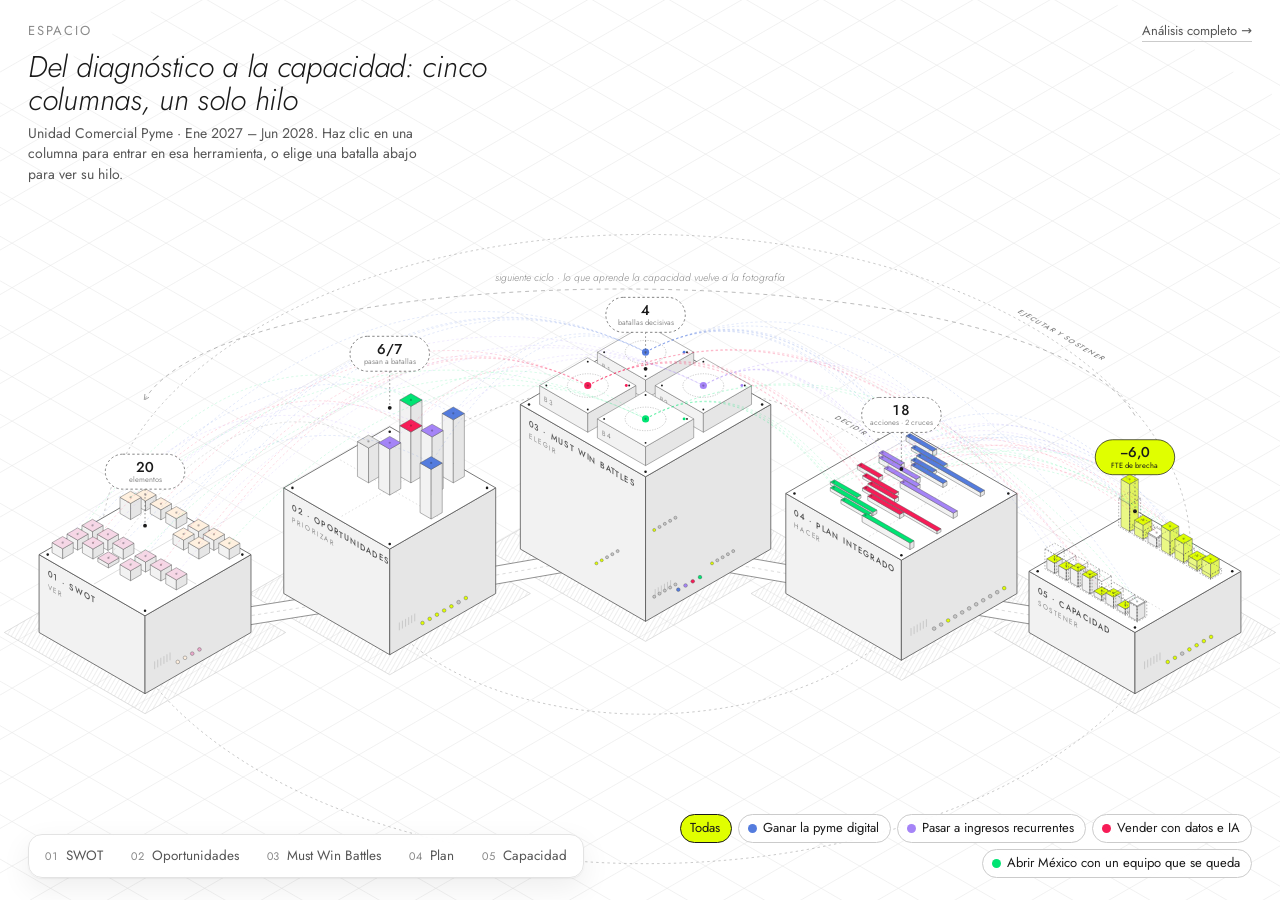
<file: index.html>
<!doctype html>
<html lang="es">
<head>
  <meta charset="utf-8">
  <meta name="viewport" content="width=device-width, initial-scale=1, viewport-fit=cover">
  <title>Espacio de diagnóstico</title>
  <link rel="preconnect" href="https://fonts.googleapis.com">
  <link rel="preconnect" href="https://fonts.gstatic.com" crossorigin>
  <link href="https://fonts.googleapis.com/css2?family=Jost:ital,wght@0,300;0,400;0,500;0,600;1,300;1,400&display=swap" rel="stylesheet">
  <link rel="stylesheet" href="espacio.css?v=4">
</head>
<body>
  <div class="stage" id="stage">
    <div id="scene" class="scene"></div>
  </div>

  <header class="hud-top">
    <div class="crumbs">
      <button class="crumb home" id="home" aria-label="Volver al espacio">Espacio</button>
      <span class="crumb-sep" id="crumb-sep">/</span>
      <span class="crumb cur" id="crumb-cur"></span>
    </div>
    <div class="caption" id="caption"></div>
    <a class="full" href="detalle.html">Análisis completo →</a>
  </header>

  <footer class="hud-bottom">
    <nav class="tools-nav" id="tools-nav" aria-label="Herramientas"></nav>
    <div class="chips" id="chips" aria-label="Seguir batalla"></div>
  </footer>

  <aside class="card" id="card" aria-live="polite" aria-hidden="true">
    <i class="screw s1"></i><i class="screw s2"></i><i class="screw s3"></i><i class="screw s4"></i>
    <div class="card-body" id="card-body"></div>
  </aside>

  <div class="tip" id="tip" role="tooltip"></div>

  <script src="data.js?v=4"></script>
  <script src="espacio.js?v=4"></script>
</body>
</html>
</file>
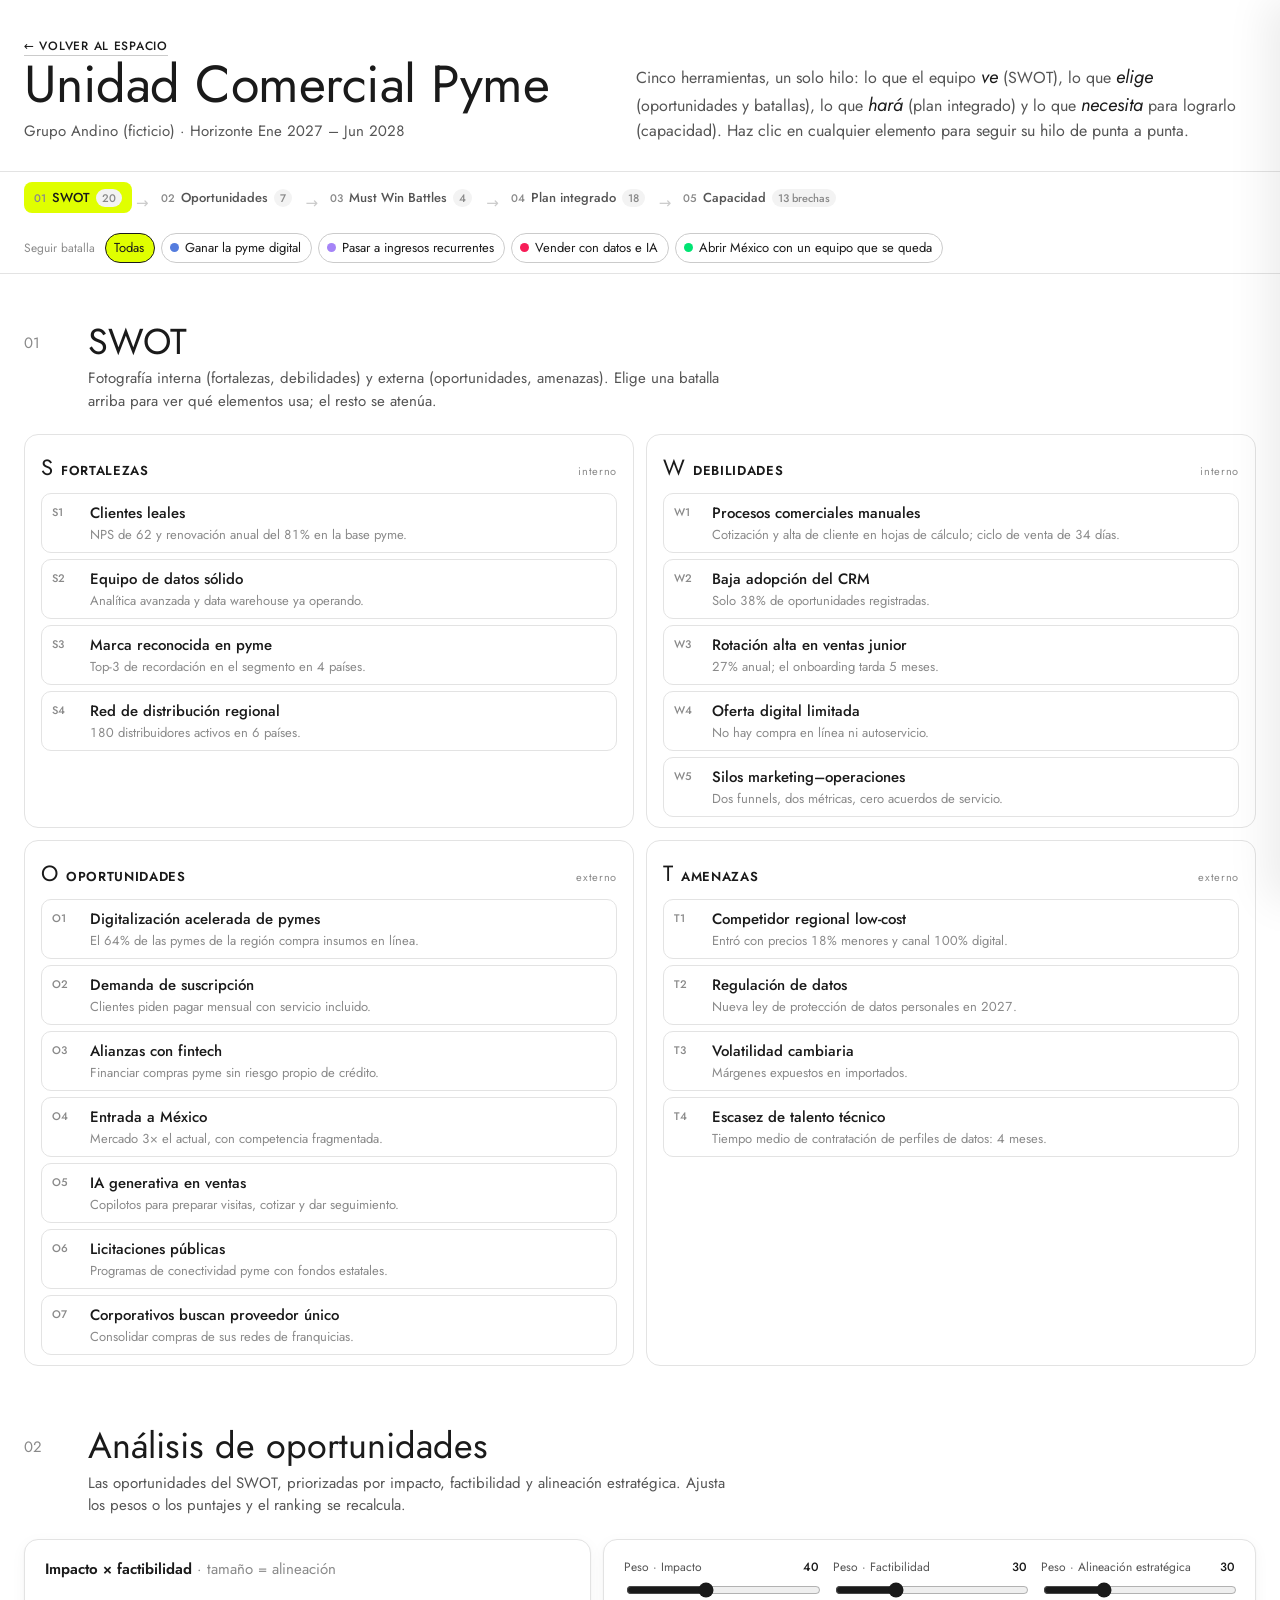
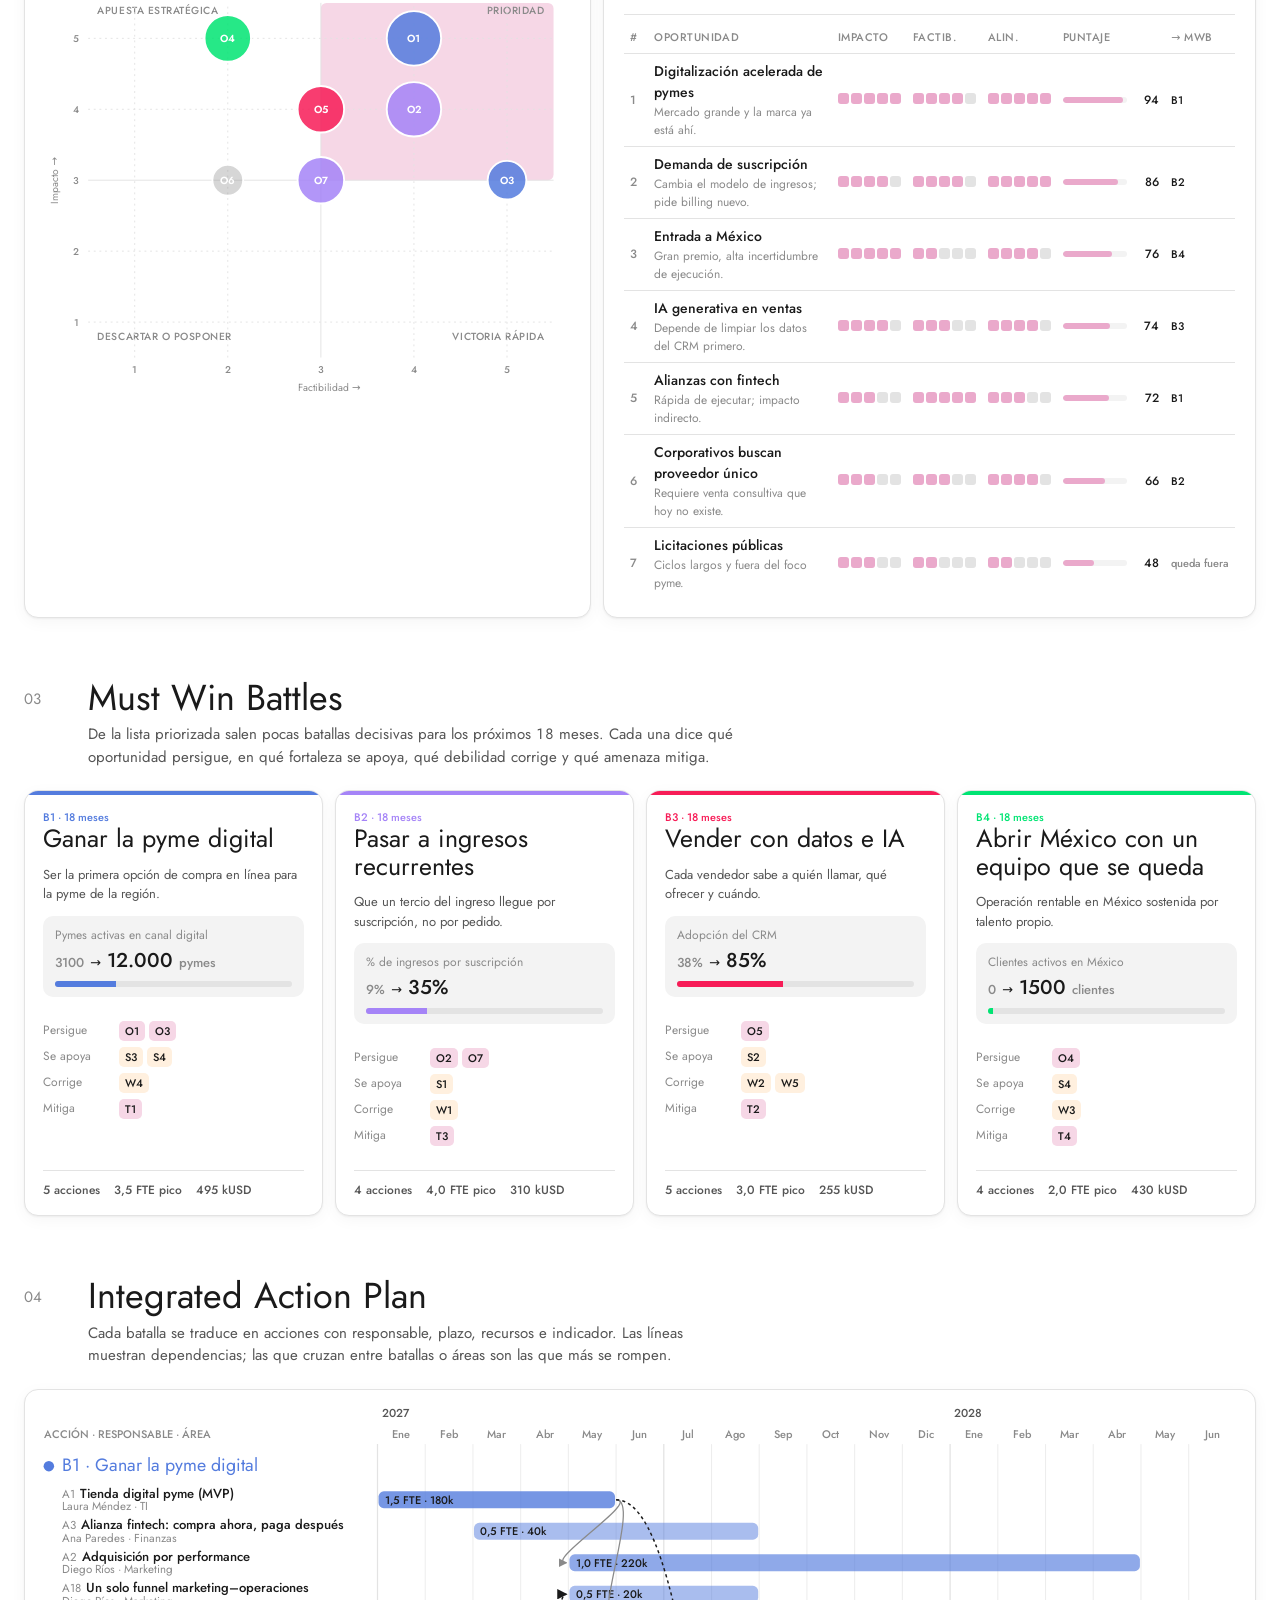
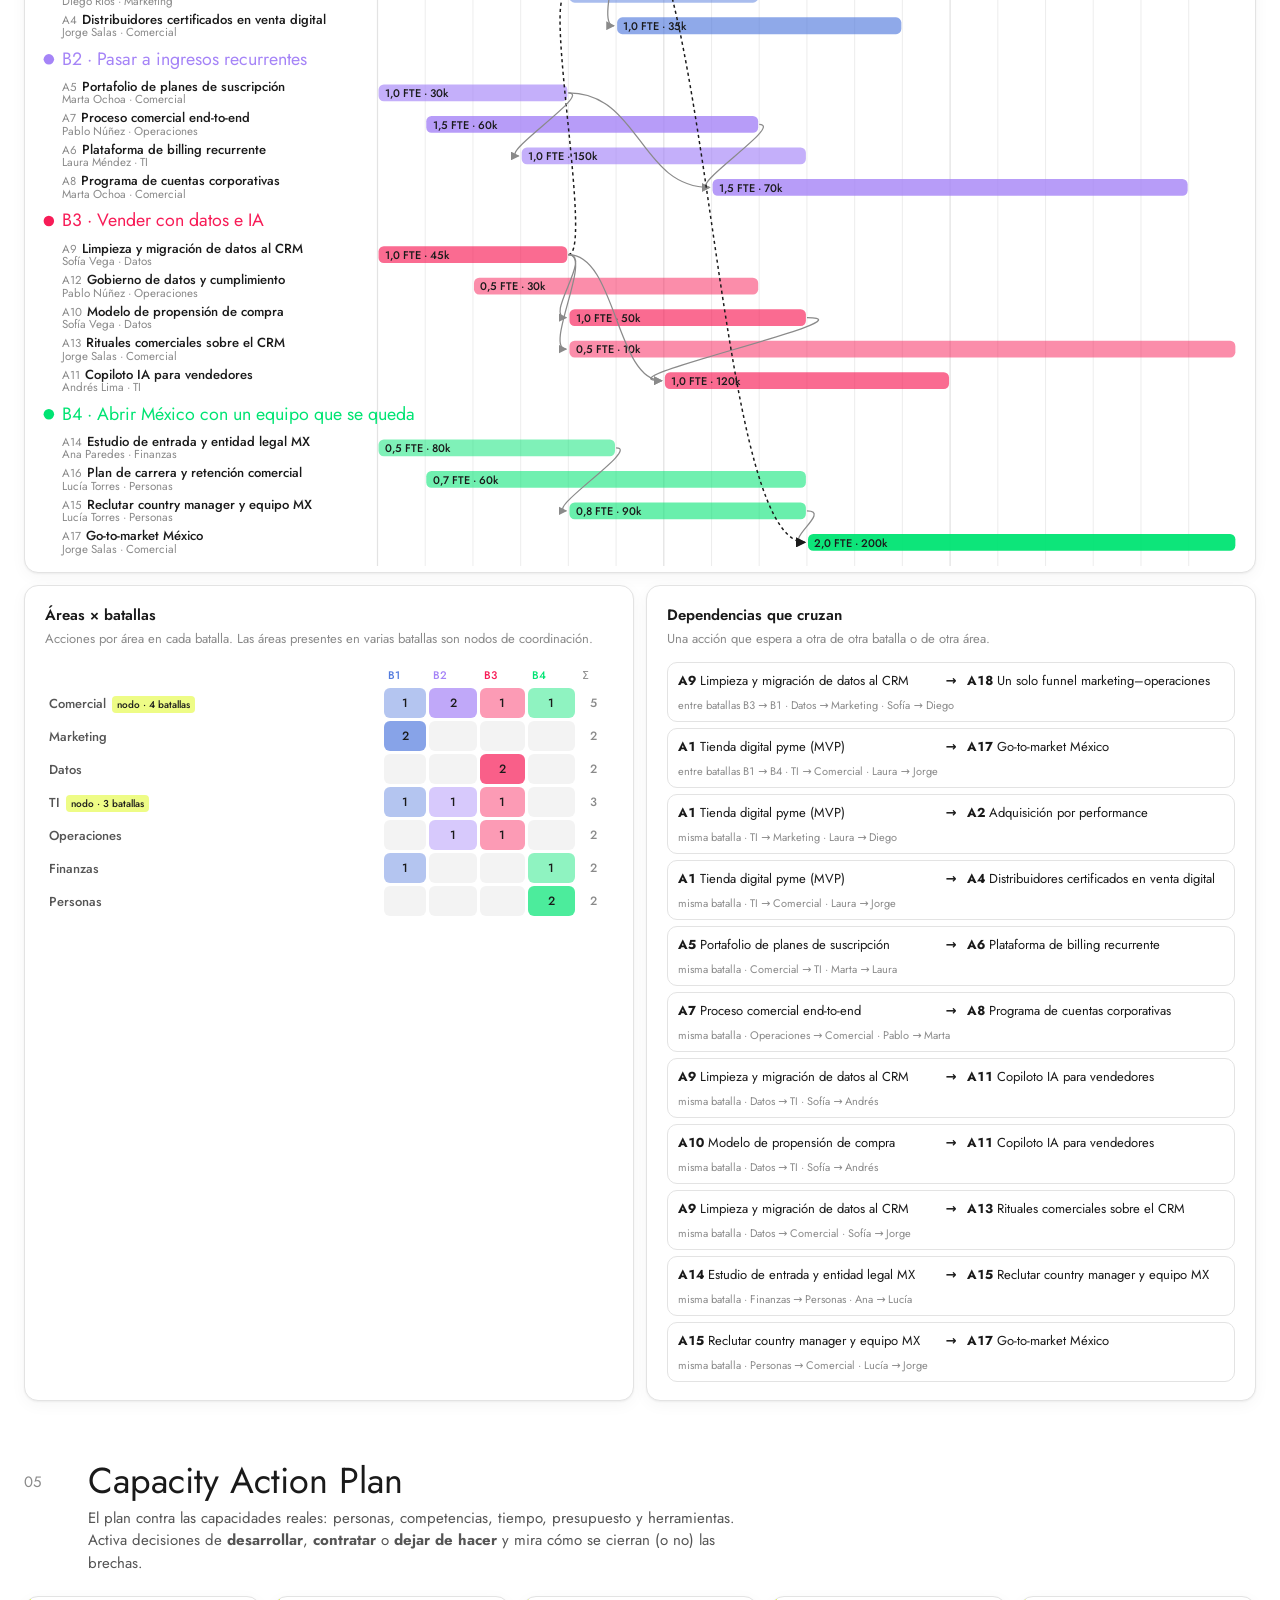
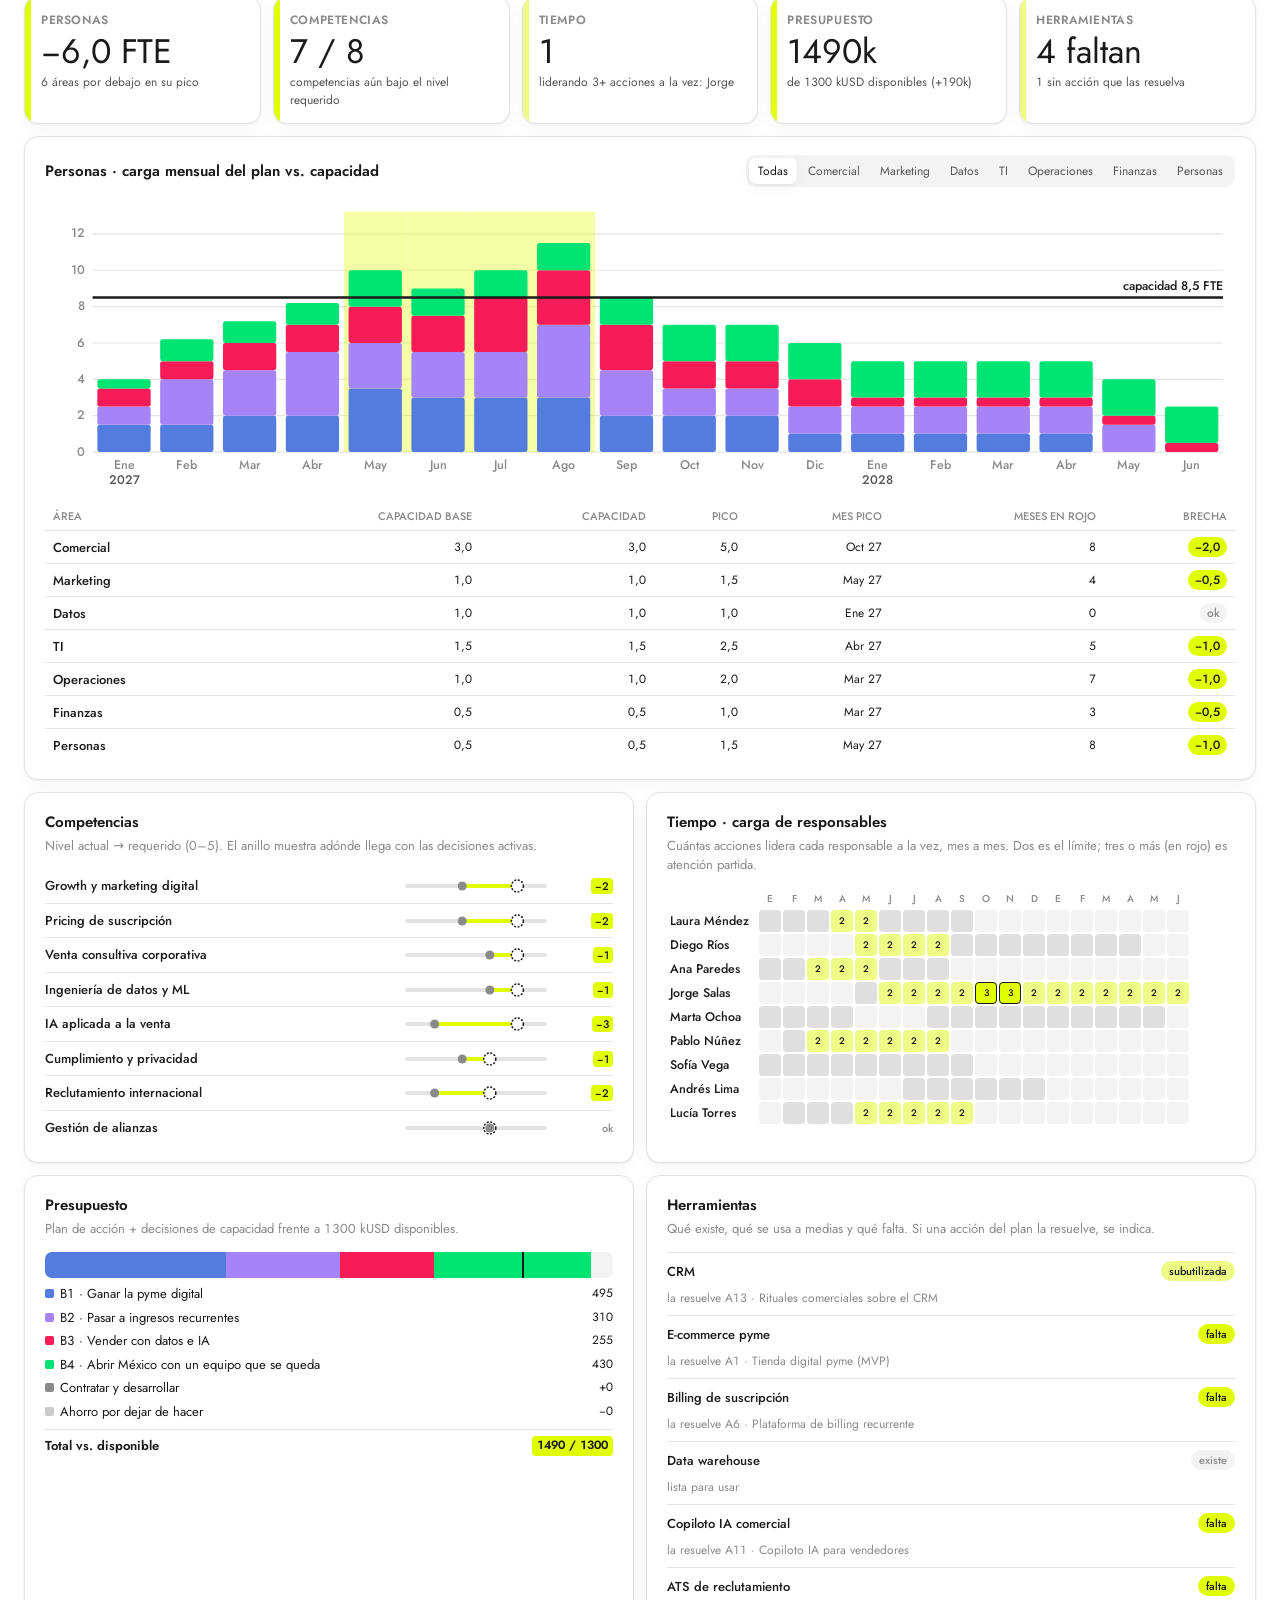
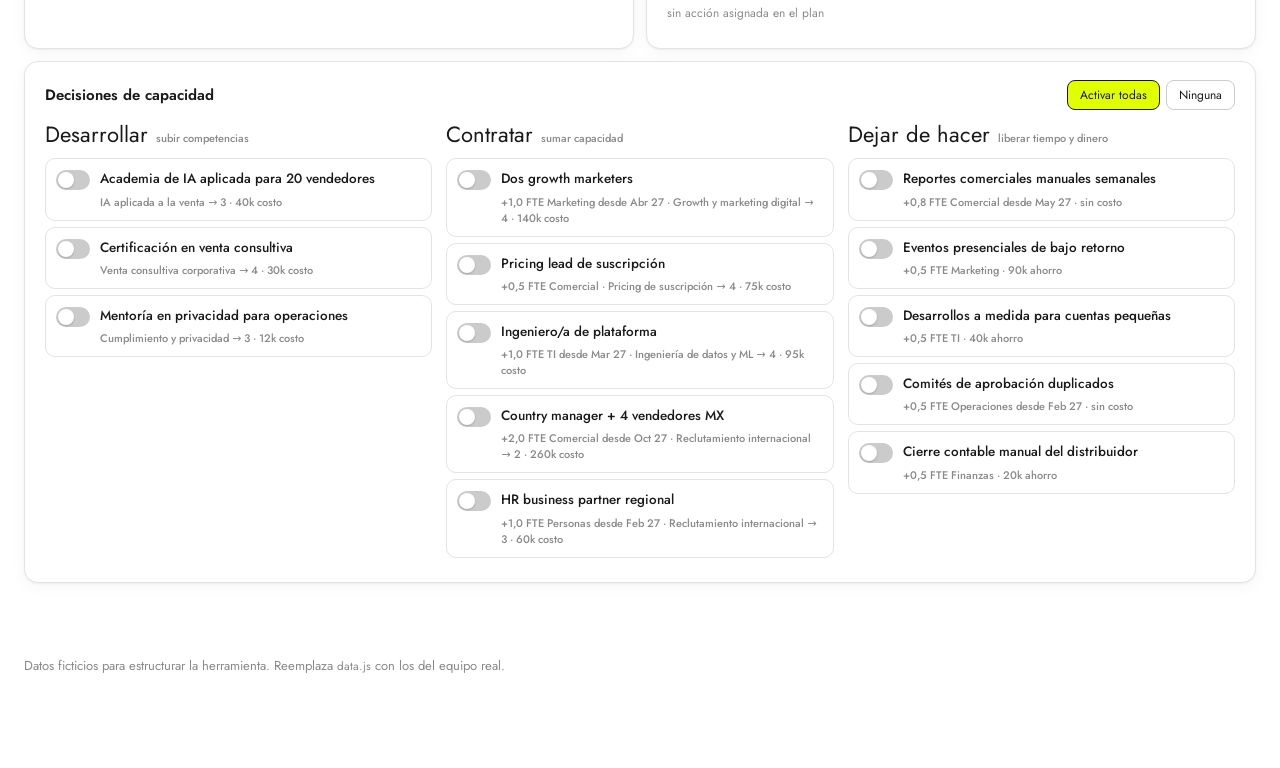
<file: detalle.html>
<!doctype html>
<html lang="es">
<head>
  <meta charset="utf-8">
  <meta name="viewport" content="width=device-width, initial-scale=1">
  <title>Análisis completo</title>
  <link rel="preconnect" href="https://fonts.googleapis.com">
  <link rel="preconnect" href="https://fonts.gstatic.com" crossorigin>
  <link href="https://fonts.googleapis.com/css2?family=Jost:ital,wght@0,300;0,400;0,500;0,600;1,300;1,400&display=swap" rel="stylesheet">
  <link rel="stylesheet" href="style.css?v=5">
</head>
<body>
  <header class="top">
    <div class="wrap top-inner">
      <div class="brand">
        <p class="eyebrow"><a class="back" href="index.html">← Volver al espacio</a></p>
        <h1 id="team-name">—</h1>
        <p class="meta" id="team-meta">—</p>
      </div>
      <p class="lede">Cinco herramientas, un solo hilo: lo que el equipo <em>ve</em> (SWOT), lo que <em>elige</em> (oportunidades y batallas), lo que <em>hará</em> (plan integrado) y lo que <em>necesita</em> para lograrlo (capacidad). Haz clic en cualquier elemento para seguir su hilo de punta a punta.</p>
    </div>
  </header>

  <nav class="bar" aria-label="Herramientas y batallas">
    <div class="wrap bar-inner">
      <ol class="steps" id="steps"></ol>
      <div class="filters">
        <span class="filters-label">Seguir batalla</span>
        <div class="chips" id="battle-chips"></div>
      </div>
    </div>
  </nav>

  <main class="wrap">
    <section id="s-swot" class="stage">
      <header class="stage-head">
        <span class="num">01</span>
        <div>
          <h2>SWOT</h2>
          <p>Fotografía interna (fortalezas, debilidades) y externa (oportunidades, amenazas). Elige una batalla arriba para ver qué elementos usa; el resto se atenúa.</p>
        </div>
      </header>
      <div class="swot" id="swot"></div>
    </section>

    <section id="s-opp" class="stage">
      <header class="stage-head">
        <span class="num">02</span>
        <div>
          <h2>Análisis de oportunidades</h2>
          <p>Las oportunidades del SWOT, priorizadas por impacto, factibilidad y alineación estratégica. Ajusta los pesos o los puntajes y el ranking se recalcula.</p>
        </div>
      </header>
      <div class="opp-grid">
        <figure class="card chart-card">
          <figcaption>Impacto × factibilidad <span class="hint">· tamaño = alineación</span></figcaption>
          <div id="opp-chart"></div>
        </figure>
        <div class="card">
          <div class="weights" id="weights"></div>
          <div id="opp-table"></div>
        </div>
      </div>
    </section>

    <section id="s-mwb" class="stage">
      <header class="stage-head">
        <span class="num">03</span>
        <div>
          <h2>Must Win Battles</h2>
          <p>De la lista priorizada salen pocas batallas decisivas para los próximos 18 meses. Cada una dice qué oportunidad persigue, en qué fortaleza se apoya, qué debilidad corrige y qué amenaza mitiga.</p>
        </div>
      </header>
      <div class="mwb" id="mwb"></div>
    </section>

    <section id="s-plan" class="stage">
      <header class="stage-head">
        <span class="num">04</span>
        <div>
          <h2>Integrated Action Plan</h2>
          <p>Cada batalla se traduce en acciones con responsable, plazo, recursos e indicador. Las líneas muestran dependencias; las que cruzan entre batallas o áreas son las que más se rompen.</p>
        </div>
      </header>
      <div class="card gantt-card">
        <div class="gantt-scroll"><div id="gantt"></div></div>
      </div>
      <div class="plan-sub">
        <div class="card">
          <h3>Áreas × batallas</h3>
          <p class="small">Acciones por área en cada batalla. Las áreas presentes en varias batallas son nodos de coordinación.</p>
          <div id="matrix"></div>
        </div>
        <div class="card">
          <h3>Dependencias que cruzan</h3>
          <p class="small">Una acción que espera a otra de otra batalla o de otra área.</p>
          <div id="cross"></div>
        </div>
      </div>
    </section>

    <section id="s-cap" class="stage">
      <header class="stage-head">
        <span class="num">05</span>
        <div>
          <h2>Capacity Action Plan</h2>
          <p>El plan contra las capacidades reales: personas, competencias, tiempo, presupuesto y herramientas. Activa decisiones de <b>desarrollar</b>, <b>contratar</b> o <b>dejar de hacer</b> y mira cómo se cierran (o no) las brechas.</p>
        </div>
      </header>

      <div class="tiles" id="tiles"></div>

      <div class="cap-grid">
        <div class="card span2">
          <div class="card-head">
            <h3>Personas · carga mensual del plan vs. capacidad</h3>
            <div class="seg" id="area-seg"></div>
          </div>
          <div id="load-chart"></div>
          <div id="area-table"></div>
        </div>

        <div class="card">
          <h3>Competencias</h3>
          <p class="small">Nivel actual → requerido (0–5). El anillo muestra adónde llega con las decisiones activas.</p>
          <div id="skills"></div>
        </div>

        <div class="card">
          <h3>Tiempo · carga de responsables</h3>
          <p class="small">Cuántas acciones lidera cada responsable a la vez, mes a mes. Dos es el límite; tres o más (en rojo) es atención partida.</p>
          <div class="heat-scroll"><div id="owners"></div></div>
        </div>

        <div class="card">
          <h3>Presupuesto</h3>
          <div id="budget"></div>
        </div>

        <div class="card">
          <h3>Herramientas</h3>
          <div id="tools"></div>
        </div>

        <div class="card span2">
          <div class="card-head">
            <h3>Decisiones de capacidad</h3>
            <div class="decision-actions">
              <button class="btn" id="dec-all">Activar todas</button>
              <button class="btn ghost" id="dec-none">Ninguna</button>
            </div>
          </div>
          <div class="decisions" id="decisions"></div>
        </div>
      </div>
    </section>

    <footer class="foot">
      <p>Datos ficticios para estructurar la herramienta. Reemplaza <code>data.js</code> con los del equipo real.</p>
    </footer>
  </main>

  <aside class="drawer" id="drawer" aria-live="polite" aria-hidden="true">
    <button class="drawer-close" id="drawer-close" aria-label="Cerrar">×</button>
    <div id="drawer-body"></div>
  </aside>
  <div class="tip" id="tip" role="tooltip"></div>

  <script src="data.js?v=5"></script>
  <script src="app.js?v=5"></script>
</body>
</html>
</file>
<file: espacio.css>
:root {
  --accent: #E0FF00; --accent-soft: #EEFC86; --pink: #EAA9CB; --cream: #FFF0DF;
  --bg: #ffffff;
  --surface: #ffffff;
  --surface-2: #f3f3f3;
  --ink: #1a1a1a;
  --ink-2: #555555;
  --ink-3: #8a8a8a;
  --line: #e3e3e3;
  --line-2: #cbcbcb;

  --S: #1a1a1a;  --S-bg: #FFF0DF;
  --W: #1a1a1a;  --W-bg: #FFF0DF;
  --O: #1a1a1a;  --O-bg: #F6D7E6;
  --T: #1a1a1a;  --T-bg: #F6D7E6;
  --b1: #547CDE; --b2: #A584F7; --b3: #F71C57; --b4: #00E473;
  --ok: #8a8a8a; --bad: #1a1a1a;

  --iso-top: #ffffff; --iso-left: #f2f2f2; --iso-right: #e6e6e6;
  --iso-line: #555555; --iso-line-2: #c8c8c8; --iso-ink: #1a1a1a;
  --iso-grid: #e6e6e6; --alert: #E0FF00;

  --font: "Jost", system-ui, -apple-system, sans-serif;
  --shadow: 0 1px 2px rgba(0, 0, 0, .06), 0 10px 30px rgba(0, 0, 0, .07);
}
@media (prefers-color-scheme: dark) {
  :root:not([data-theme="light"]) {
    --bg: #121212; --surface: #1c1c1c; --surface-2: #262626;
    --ink: #eeeeee; --ink-2: #b4b4b4; --ink-3: #808080; --line: #303030; --line-2: #444444;
    --S: #eeeeee; --S-bg: #3a352e; --W: #eeeeee; --W-bg: #3a352e; --O: #eeeeee; --O-bg: #3d2d36; --T: #eeeeee; --T-bg: #3d2d36;
    --b1: #6f93ec; --b2: #b59afa; --b3: #ff4a7a; --b4: #2af08a; --ok: #8a8a8a; --bad: #eeeeee;
    --iso-top: #2a2a2a; --iso-left: #222222; --iso-right: #1b1b1b;
    --iso-line: #969696; --iso-line-2: #454545; --iso-ink: #eeeeee; --iso-grid: #242424; --alert: #E0FF00;
    --shadow: 0 10px 30px rgba(0, 0, 0, .4);
  }
}
:root[data-theme="dark"] {
  --bg: #121212; --surface: #1c1c1c; --surface-2: #262626;
  --ink: #eeeeee; --ink-2: #b4b4b4; --ink-3: #808080; --line: #303030; --line-2: #444444;
  --S: #eeeeee; --S-bg: #3a352e; --W: #eeeeee; --W-bg: #3a352e; --O: #eeeeee; --O-bg: #3d2d36; --T: #eeeeee; --T-bg: #3d2d36;
  --b1: #6f93ec; --b2: #b59afa; --b3: #ff4a7a; --b4: #2af08a; --ok: #8a8a8a; --bad: #eeeeee;
  --iso-top: #2a2a2a; --iso-left: #222222; --iso-right: #1b1b1b;
  --iso-line: #969696; --iso-line-2: #454545; --iso-ink: #eeeeee; --iso-grid: #242424; --alert: #E0FF00;
  --shadow: 0 10px 30px rgba(0, 0, 0, .4);
}

* { box-sizing: border-box; }
html, body { height: 100%; margin: 0; }
body { background: var(--bg); color: var(--ink); font: 400 15px/1.45 var(--font); overflow: hidden; -webkit-font-smoothing: antialiased; font-variant-numeric: tabular-nums; }
button { font: inherit; color: inherit; }
a { color: inherit; }

/* ── Escena ── */
.stage { position: fixed; inset: 0; }
.scene, .scene svg { width: 100%; height: 100%; display: block; }
.scene text { font-family: var(--font); }
.iso-grid { stroke: var(--iso-grid); stroke-width: .7; }
.iso-ring { fill: none; stroke: var(--iso-line); stroke-width: .8; stroke-dasharray: 3 4; opacity: .5; }
.iso-ringlab { font-size: 9px; font-weight: 500; fill: var(--ink-3); letter-spacing: .16em; }
.iso-pad { fill: url(#hatch); stroke: var(--iso-line-2); stroke-width: .7; }
.hatch-line { stroke: var(--iso-line-2); stroke-width: .8; }
.iso-road { fill: var(--iso-top); stroke: var(--iso-line); stroke-width: .8; }
.iso-roadline { stroke: var(--iso-line-2); stroke-width: .8; stroke-dasharray: 4 4; }
.iso-runner { fill: var(--accent); stroke: var(--iso-ink); stroke-width: .8; }
.led { stroke: var(--iso-line); stroke-width: .5; }
.cube polygon { stroke: var(--iso-line); stroke-width: .8; stroke-linejoin: round; }
.f-t { fill: var(--iso-top); } .f-l { fill: var(--iso-left); } .f-r { fill: var(--iso-right); }
.plat polygon { stroke-width: 1; }
.tool { transition: opacity .5s ease; }
.tool > .platform { cursor: pointer; }
.overview .tool:hover > .platform .plat polygon { stroke: var(--iso-ink); stroke-width: 1.5; }
.wire polygon { fill: none !important; stroke: var(--iso-line); stroke-dasharray: 2 2; stroke-width: .7; }
.iso-lab { font-size: 11px; font-weight: 500; fill: var(--ink-2); letter-spacing: .14em; }
.iso-sub { font-size: 9px; fill: var(--ink-3); letter-spacing: .22em; }
.iso-tiny { font-size: 4.2px; font-weight: 500; fill: var(--ink-3); letter-spacing: .14em; }
.iso-engrave { stroke: var(--iso-line-2); stroke-width: .7; }
.iso-engrave.dash { stroke-dasharray: 2 3; }
.iso-vent { stroke: var(--iso-line-2); stroke-width: 1.2; }
.iso-target { fill: none; stroke: var(--iso-line); stroke-width: .6; stroke-dasharray: 1.6 1.6; opacity: .6; }

/* Piezas (cajitas) */
.pc { cursor: pointer; transition: opacity .3s, filter .3s; }
.pc polygon { stroke-width: .55; }
.pc:hover polygon { stroke: var(--iso-ink); stroke-width: .9; }
.pc.picked polygon { stroke: var(--iso-ink); stroke-width: 1.2; }
.pc.picked .f-t { fill: var(--accent) !important; }

.lbl { opacity: 0; transition: opacity .4s ease .15s; pointer-events: none; font-weight: 500; fill: var(--ink); }
.lbl-tile { font-size: 4.6px; }
.lbl-col { font-size: 4.2px; fill: #fff; }
.lbl-col.dim { fill: var(--ink-2); }
.lbl-mod { font-size: 3.1px; font-weight: 400; fill: var(--ink-2); }
.lbl-modid { font-size: 4.6px; font-weight: 600; }
.lbl-strip { font-size: 3.4px; font-weight: 500; fill: var(--ink-2); letter-spacing: .04em; }
.lbl-sm { font-size: 3.4px; fill: var(--ink-2); letter-spacing: .06em; }
.lbl-q { font-size: 3.4px; letter-spacing: .18em; font-weight: 600; }
.q-S { fill: var(--S); } .q-W { fill: var(--W); } .q-O { fill: var(--O); } .q-T { fill: var(--T); }
.tool.on .lbl { opacity: 1; }

/* Hilos y pines (solo en vista general) */
.thread { fill: none; stroke-width: 1; stroke-dasharray: 3 3; opacity: .2; transition: opacity .3s; pointer-events: none; }
.thread-end { fill: var(--iso-ink); opacity: .3; pointer-events: none; }
.focusing .thread:not(.lit) { opacity: 0; }
.focusing .thread.lit { opacity: .95; stroke-width: 1.6; animation: march 1.2s linear infinite; }
@keyframes march { to { stroke-dashoffset: -12; } }
.focusing [data-b]:not(.lit):not(.thread) { opacity: .28; filter: saturate(.15); }
.threads, .pins, .cycle-g { transition: opacity .4s; }
.zoomed .threads, .zoomed .pins, .zoomed .cycle-g { opacity: 0; pointer-events: none; }
.zoomed .tool:not(.on) { opacity: .16; }
.zoomed .tool:not(.on) .pc { pointer-events: none; }
.pin { cursor: pointer; }
.pin-cap { fill: var(--surface); stroke: var(--iso-line); stroke-width: .9; stroke-dasharray: 3 3; }
.pin:hover .pin-cap { stroke-dasharray: none; stroke: var(--iso-ink); }
.pin-lead { stroke: var(--iso-line); stroke-width: .8; stroke-dasharray: 2 3; }
.pin-foot { fill: var(--iso-ink); }
.pin-v { font-size: 18px; font-weight: 500; fill: var(--ink); }
.pin-l { font-size: 9.5px; fill: var(--ink-3); }
.pin.alert .pin-cap { fill: var(--accent); stroke: var(--iso-ink); stroke-dasharray: none; }
.pin.alert .pin-v { fill: #1a1a1a; }
.pin.alert .pin-l { fill: #1a1a1a; }
.cycle { fill: none; stroke: var(--iso-line); stroke-width: .9; stroke-dasharray: 5 5; opacity: .55; }
.cycle-lab { font-size: 13px; font-style: italic; font-weight: 300; fill: var(--ink-3); }

/* ── HUD ── */
.hud-top { position: fixed; top: 0; left: 0; right: 0; padding: 22px 28px 0; display: grid; grid-template-columns: minmax(0, 1fr) auto; gap: 6px 20px; pointer-events: none; z-index: 5; }
.hud-top > * { pointer-events: auto; }
.crumbs { display: flex; align-items: baseline; gap: 8px; font-size: 13px; letter-spacing: .14em; text-transform: uppercase; color: var(--ink-3); }
.crumb { border: 0; background: none; padding: 0; letter-spacing: inherit; text-transform: inherit; }
.crumb.home { cursor: pointer; color: var(--ink-3); }
.crumb.home:hover { color: var(--ink); }
.zoomed-ui .crumb.home { color: var(--ink-2); text-decoration: underline; text-underline-offset: 3px; text-decoration-color: var(--line-2); }
.crumb.cur { color: var(--ink); }
.crumb-sep { display: none; }
.zoomed-ui .crumb-sep { display: inline; }
.full { grid-column: 2; grid-row: 1; font-size: 13px; text-decoration: none; color: var(--ink-2); border-bottom: 1px solid var(--line-2); align-self: baseline; }
.full:hover { color: var(--ink); border-color: var(--ink); }
.caption { grid-column: 1 / -1; max-width: 560px; }
.cap-title { margin: 2px 0 0; font-size: 30px; line-height: 1.12; font-weight: 300; font-style: italic; letter-spacing: -.01em; }
.cap-title .n { font-style: normal; font-weight: 400; font-size: 14px; color: var(--ink-3); letter-spacing: .12em; vertical-align: middle; margin-right: 8px; }
.cap-sub { margin: 6px 0 0; color: var(--ink-2); font-size: 14px; max-width: 52ch; }
.chain { list-style: none; margin: 10px 0 0; padding: 0; display: flex; flex-wrap: wrap; gap: 4px; font-size: 12.5px; color: var(--ink-2); }
.chain li { background: var(--surface); border: 1px solid var(--line); border-radius: 99px; padding: 3px 10px; }
.chain li + li::before { content: "→ "; color: var(--ink-3); }
.chain b { color: var(--ink); font-weight: 600; }
.chain .red { background: var(--accent); color: #1a1a1a; padding: 0 4px; border-radius: 3px; }
.hl { background: var(--accent); color: #1a1a1a; padding: 0 4px; border-radius: 4px; }
.bdot { display: inline-block; width: 9px; height: 9px; border-radius: 50%; vertical-align: middle; }

.hud-bottom { position: fixed; left: 0; right: 0; bottom: 0; padding: 0 28px 22px; display: flex; justify-content: space-between; align-items: flex-end; gap: 16px; flex-wrap: wrap; z-index: 5; pointer-events: none; }
.hud-bottom > * { pointer-events: auto; }
.tools-nav { display: flex; gap: 4px; background: color-mix(in srgb, var(--surface) 85%, transparent); backdrop-filter: blur(8px); border: 1px solid var(--line); border-radius: 14px; padding: 4px; box-shadow: var(--shadow); }
.tn { border: 0; background: transparent; padding: 7px 12px; border-radius: 10px; cursor: pointer; display: flex; gap: 7px; align-items: baseline; font-size: 13.5px; color: var(--ink-2); }
.tn .n { font-size: 11px; color: var(--ink-3); letter-spacing: .08em; }
.tn:hover { background: var(--surface-2); color: var(--ink); }
.tn.on { background: var(--accent); color: #1a1a1a; }
.tn.on .n { color: #1a1a1a; opacity: .6; }
.chips { display: flex; gap: 6px; flex-wrap: wrap; justify-content: flex-end; max-width: 640px; }
.chip { border: 1px solid var(--line-2); background: color-mix(in srgb, var(--surface) 90%, transparent); border-radius: 99px; padding: 4px 11px 4px 9px; font-size: 13px; cursor: pointer; display: inline-flex; align-items: center; gap: 6px; }
.chip:hover { border-color: var(--ink-3); }
.chip.on { background: var(--accent); color: #1a1a1a; border-color: #1a1a1a; }

/* ── Tarjeta ── */
.card { position: fixed; z-index: 8; top: 96px; right: 24px; width: 380px; max-height: calc(100vh - 190px); overflow-y: auto; background: var(--surface); border: 1px solid var(--line-2); border-radius: 16px; box-shadow: var(--shadow); padding: 26px 26px 22px; opacity: 0; transform: translateX(24px); pointer-events: none; transition: opacity .3s ease, transform .35s cubic-bezier(.2, .8, .2, 1); }
.card.open { opacity: 1; transform: none; pointer-events: auto; }
.screw { position: absolute; width: 5px; height: 5px; border-radius: 50%; background: var(--iso-ink); }
.s1 { top: 10px; left: 10px; } .s2 { top: 10px; right: 10px; } .s3 { bottom: 10px; right: 10px; } .s4 { bottom: 10px; left: 10px; }
.k-head { display: flex; align-items: center; justify-content: space-between; gap: 10px; }
.k-type { font-size: 11.5px; letter-spacing: .16em; text-transform: uppercase; color: var(--ink-3); display: flex; align-items: center; gap: 8px; }
.k-type .tag { font-weight: 600; letter-spacing: .06em; padding: 2px 8px; border-radius: 6px; background: var(--surface-2); color: var(--ink); }
.k-type .tag.S { background: var(--S-bg); color: var(--S); box-shadow: inset 0 0 0 1px var(--line-2); } .k-type .tag.W { background: var(--W-bg); color: var(--W); box-shadow: inset 0 0 0 1px var(--line-2); }
.k-type .tag.O { background: var(--O-bg); color: var(--O); } .k-type .tag.T { background: var(--T-bg); color: var(--T); }
.k-nav { display: flex; gap: 6px; }
.k-nav button { width: 32px; height: 32px; border-radius: 50%; border: 0; background: var(--ink); color: var(--accent); cursor: pointer; font-size: 15px; display: grid; place-items: center; }
.k-nav button:hover { transform: scale(1.06); }
.k-nav button.x { background: var(--surface-2); color: var(--ink); }
.k-title { margin: 14px 0 6px; font-size: 27px; line-height: 1.12; font-weight: 400; }
.k-desc { margin: 0 0 16px; color: var(--ink-2); }
.k-leds { display: flex; gap: 4px; margin: 0 0 16px; }
.k-leds i { width: 7px; height: 7px; border-radius: 50%; background: var(--line-2); }
.k-leds i.on { background: var(--accent); }
.k-kv { display: grid; grid-template-columns: 112px minmax(0, 1fr); gap: 7px 12px; margin: 0; font-size: 14px; }
.k-kv dt { color: var(--ink-3); }
.k-kv dd { margin: 0; }
.k-sec { margin-top: 18px; }
.k-sec h4 { margin: 0 0 8px; font-size: 11.5px; font-weight: 500; letter-spacing: .16em; text-transform: uppercase; color: var(--ink-3); }
.k-links { display: flex; flex-wrap: wrap; gap: 5px; }
.k-link { display: inline-flex; align-items: center; gap: 6px; border: 1px solid var(--line); background: var(--surface); border-radius: 8px; padding: 5px 9px; cursor: pointer; font-size: 13px; text-align: left; }
.k-link:hover { border-color: var(--ink-3); }
.k-link b { font-weight: 600; font-size: 12px; }
.bars { display: grid; gap: 8px; }
.bar-row { display: grid; grid-template-columns: 96px minmax(0, 1fr) 34px; gap: 10px; align-items: center; font-size: 13px; }
.bar-row .lab { color: var(--ink-3); }
.bar-row .trk { height: 7px; border-radius: 4px; background: var(--surface-2); overflow: hidden; position: relative; }
.bar-row .trk i { position: absolute; inset: 0 auto 0 0; border-radius: 4px; }
.bar-row .trk s { position: absolute; top: -3px; bottom: -3px; width: 2px; background: var(--ink); }
.bar-row .v { text-align: right; font-weight: 500; }
.big { display: flex; align-items: baseline; gap: 10px; margin: 0 0 14px; }
.big .v { font-size: 40px; font-weight: 300; line-height: 1; }
.big .u { color: var(--ink-3); font-size: 13px; }
.k-foot { margin-top: 20px; padding-top: 14px; border-top: 1px solid var(--line); display: flex; justify-content: space-between; align-items: center; font-size: 13px; color: var(--ink-3); }
.k-foot a { color: var(--ink-2); text-decoration: none; border-bottom: 1px solid var(--line-2); }
.k-foot a:hover { color: var(--ink); border-color: var(--ink); }

.tip { position: fixed; pointer-events: none; z-index: 20; background: var(--ink); color: var(--bg); font-size: 12.5px; padding: 7px 10px; border-radius: 8px; max-width: 260px; opacity: 0; transition: opacity .12s; line-height: 1.35; }
.tip.show { opacity: 1; }
.tip b { display: block; font-weight: 500; }
.tip span { opacity: .7; }

@media (max-width: 760px) {
  .hud-top { padding: 14px 16px 0; }
  .cap-title { font-size: 22px; }
  .cap-sub { font-size: 13px; }
  .hud-bottom { padding: 0 12px 12px; flex-direction: column; align-items: stretch; }
  .tools-nav { overflow-x: auto; }
  .tn { white-space: nowrap; padding: 7px 9px; }
  .tn .t { display: none; }
  .chips { display: none; }
  .card { top: auto; bottom: 0; right: 0; left: 0; width: auto; max-height: 50vh; border-radius: 16px 16px 0 0; transform: translateY(30px); padding: 22px 18px 18px; }
  .k-title { font-size: 22px; }
}
@media (prefers-reduced-motion: reduce) {
  .iso-runner { display: none; }
  .focusing .thread.lit { animation: none; }
}
</file>
<file: style.css>
:root {
  --accent: #E0FF00; --accent-soft: #EEFC86; --pink: #EAA9CB; --cream: #FFF0DF;
  --bg: #ffffff;
  --surface: #ffffff;
  --surface-2: #f3f3f3;
  --ink: #1a1a1a;
  --ink-2: #555555;
  --ink-3: #8a8a8a;
  --line: #e3e3e3;
  --line-2: #cbcbcb;

  --S: #1a1a1a;  --S-bg: #FFF0DF;
  --W: #1a1a1a;  --W-bg: #FFF0DF;
  --O: #1a1a1a;  --O-bg: #F6D7E6;
  --T: #1a1a1a;  --T-bg: #F6D7E6;

  --b1: #547CDE;
  --b2: #A584F7;
  --b3: #F71C57;
  --b4: #00E473;

  --ok: #8a8a8a;
  --warn: #555555;
  --bad: #1a1a1a;

  --iso-top: #ffffff; --iso-left: #f2f2f2; --iso-right: #e6e6e6;
  --iso-line: #555555; --iso-line-2: #c8c8c8; --iso-ink: #1a1a1a;
  --iso-grid: #e0e0e0; --scene-bg: #f5f5f5; --alert: #E0FF00;

  --shadow: 0 1px 2px rgba(0, 0, 0, .05), 0 4px 16px rgba(0, 0, 0, .04);
  --sans: "Jost", system-ui, -apple-system, sans-serif;
  --serif: "Jost", system-ui, sans-serif;
  --mono: "Jost", system-ui, sans-serif;
}

@media (prefers-color-scheme: dark) {
  :root:not([data-theme="light"]) {
    --bg: #121212; --surface: #1c1c1c; --surface-2: #262626;
    --ink: #eeeeee; --ink-2: #b4b4b4; --ink-3: #808080;
    --line: #303030; --line-2: #444444;
    --S: #eeeeee; --S-bg: #3a352e; --W: #eeeeee; --W-bg: #3a352e;
    --O: #eeeeee; --O-bg: #3d2d36; --T: #eeeeee; --T-bg: #3d2d36;
    --b1: #6f93ec; --b2: #b59afa; --b3: #ff4a7a; --b4: #2af08a;
    --ok: #8a8a8a; --warn: #b4b4b4; --bad: #eeeeee;
  --iso-top: #2a2a2a; --iso-left: #222222; --iso-right: #1b1b1b;
  --iso-line: #969696; --iso-line-2: #454545; --iso-ink: #eeeeee;
  --iso-grid: #282828; --scene-bg: #181818; --alert: #E0FF00;
    --iso-top: #2a2a2a; --iso-left: #222222; --iso-right: #1b1b1b;
    --iso-line: #969696; --iso-line-2: #454545; --iso-ink: #eeeeee;
    --iso-grid: #282828; --scene-bg: #181818; --alert: #E0FF00;
    --shadow: 0 1px 2px rgba(0,0,0,.3);
  }
}
:root[data-theme="dark"] {
  --bg: #121212; --surface: #1c1c1c; --surface-2: #262626;
  --ink: #eeeeee; --ink-2: #b4b4b4; --ink-3: #808080;
  --line: #303030; --line-2: #444444;
  --S: #eeeeee; --S-bg: #3a352e; --W: #eeeeee; --W-bg: #3a352e;
  --O: #eeeeee; --O-bg: #3d2d36; --T: #eeeeee; --T-bg: #3d2d36;
  --b1: #6f93ec; --b2: #b59afa; --b3: #ff4a7a; --b4: #2af08a;
  --ok: #8a8a8a; --warn: #b4b4b4; --bad: #eeeeee;
  --shadow: 0 1px 2px rgba(0,0,0,.3);
}

* { box-sizing: border-box; }
html { scroll-behavior: smooth; scroll-padding-top: 120px; }
body {
  margin: 0; background: var(--bg); color: var(--ink);
  font: 15px/1.5 var(--sans); -webkit-font-smoothing: antialiased; font-variant-numeric: tabular-nums;
}
button { font: inherit; color: inherit; }
h1, h2, h3 { margin: 0; font-weight: 500; }
code { font-family: var(--mono); font-size: .9em; }
.wrap { max-width: 1320px; margin: 0 auto; padding: 0 24px; }
.small { color: var(--ink-3); font-size: 13px; margin: 2px 0 14px; }
.hint { color: var(--ink-3); font-weight: 400; }

/* ── Header ── */
.top { padding: 40px 0 28px; }
.top-inner { display: grid; grid-template-columns: minmax(0, 1fr) minmax(0, 1.1fr); gap: 48px; align-items: end; }
.eyebrow { margin: 0 0 6px; font: 500 12px/1 var(--mono); letter-spacing: .06em; text-transform: uppercase; color: var(--ink-3); }
h1 { font: 400 52px/1 var(--serif); letter-spacing: -.01em; }
.meta { margin: 10px 0 0; color: var(--ink-2); }
.lede { margin: 0; color: var(--ink-2); font-size: 16px; max-width: 60ch; }
.lede em { font-family: var(--serif); font-size: 1.15em; color: var(--ink); }

/* ── Sticky bar ── */
.bar { position: sticky; top: 0; z-index: 20; background: color-mix(in srgb, var(--bg) 88%, transparent); backdrop-filter: blur(10px); border-bottom: 1px solid var(--line); border-top: 1px solid var(--line); }
.bar-inner { display: flex; gap: 20px; align-items: center; justify-content: space-between; padding-top: 10px; padding-bottom: 10px; flex-wrap: wrap; }
.steps { list-style: none; display: flex; gap: 2px; margin: 0; padding: 0; flex-wrap: wrap; }
.steps a { display: flex; align-items: baseline; gap: 6px; padding: 6px 10px; border-radius: 8px; text-decoration: none; color: var(--ink-2); font-size: 13px; font-weight: 500; }
.steps a:hover { background: var(--surface-2); color: var(--ink); }
.steps a.on { color: #1a1a1a; background: var(--accent); }
.steps .n { font: 500 11px var(--mono); color: var(--ink-3); }
.steps .c { font: 500 11px var(--mono); color: var(--ink-3); background: var(--surface-2); border-radius: 99px; padding: 1px 6px; }
.steps li + li::before { content: "→"; color: var(--line-2); margin: 0 2px; display: inline-block; transform: translateY(6px); float: left; }
.steps li { display: flex; align-items: center; }
.filters { display: flex; align-items: center; gap: 10px; flex-wrap: wrap; }
.filters-label { font-size: 12px; color: var(--ink-3); }
.chips { display: flex; gap: 6px; flex-wrap: wrap; }
.chip { border: 1px solid var(--line-2); background: var(--surface); border-radius: 99px; padding: 4px 10px 4px 8px; font-size: 13px; cursor: pointer; display: inline-flex; align-items: center; gap: 6px; transition: background .15s, border-color .15s; }
.chip:hover { border-color: var(--ink-3); }
.chip .dot { width: 9px; height: 9px; border-radius: 50%; }
.chip.on { background: var(--accent); color: #1a1a1a; border-color: #1a1a1a; }

/* ── Stages ── */
.stage { padding: 48px 0 12px; }
.stage-head { display: grid; grid-template-columns: 56px minmax(0, 1fr); gap: 8px; margin-bottom: 22px; max-width: 900px; }
.stage-head .num { font: 400 15px var(--mono); color: var(--ink-3); padding-top: 10px; }
.stage-head h2 { font: 400 36px/1.1 var(--serif); }
.stage-head p { margin: 6px 0 0; color: var(--ink-2); max-width: 72ch; }
.card { background: var(--surface); border: 1px solid var(--line); border-radius: 14px; padding: 18px 20px; box-shadow: var(--shadow); min-width: 0; }
.card h3 { font-size: 15px; font-weight: 600; }
.card-head { display: flex; justify-content: space-between; align-items: center; gap: 12px; flex-wrap: wrap; margin-bottom: 8px; }
figure { margin: 0; }
figcaption { font-weight: 600; font-size: 15px; margin-bottom: 6px; }

/* Dimming for the thread */
.focusing [data-b]:not(.lit) { opacity: .22; filter: saturate(.3); }
.focusing svg [data-b]:not(.lit) { opacity: .15; }
[data-b] { transition: opacity .2s, filter .2s; }
.sel { outline: 2px solid var(--ink); outline-offset: 2px; }
svg .sel { outline: none; stroke: var(--ink); stroke-width: 2.5; }

/* ── SWOT ── */
.swot { display: grid; grid-template-columns: 1fr 1fr; gap: 12px; }
.quad { border-radius: 14px; padding: 16px 16px 10px; border: 1px solid var(--line); background: var(--surface); }
.quad h3 { display: flex; align-items: baseline; gap: 8px; font-size: 13px; font-weight: 600; text-transform: uppercase; letter-spacing: .05em; margin-bottom: 10px; }
.quad h3 .tag { font: 400 22px var(--serif); text-transform: none; letter-spacing: 0; }
.quad h3 .side { margin-left: auto; font: 400 11px var(--mono); color: var(--ink-3); text-transform: none; }
.quad.S h3 { color: var(--S); } .quad.W h3 { color: var(--W); }
.quad.O h3 { color: var(--O); } .quad.T h3 { color: var(--T); }
.quad.S { background: var(--surface); }
.quad.W { background: var(--surface); }
.quad.O { background: var(--surface); }
.quad.T { background: var(--surface); }
.items { display: grid; gap: 6px; }
.item { display: grid; grid-template-columns: 30px minmax(0, 1fr); gap: 8px; align-items: start; text-align: left; width: 100%; border: 1px solid transparent; background: var(--surface); border-radius: 10px; padding: 8px 10px; cursor: pointer; }
.item { border-color: var(--line); }
.item:hover { border-color: var(--line-2); }
.item .id { font: 500 11px/20px var(--mono); color: var(--ink-3); }
.item .t { font-weight: 500; display: block; }
.item .d { color: var(--ink-3); font-size: 13px; display: block; }
.bdots { display: flex; gap: 3px; padding-top: 6px; }
.bdot { width: 8px; height: 8px; border-radius: 50%; }
.bdot.none { border: 1px dashed var(--line-2); }

/* ── Opportunities ── */
.opp-grid { display: grid; grid-template-columns: minmax(0, 1fr) minmax(0, 1.15fr); gap: 12px; }
.chart-card svg { width: 100%; height: auto; display: block; }
.weights { display: grid; grid-template-columns: repeat(3, minmax(0, 1fr)); gap: 14px; padding-bottom: 14px; border-bottom: 1px solid var(--line); margin-bottom: 6px; }
.weights label { font-size: 12px; color: var(--ink-2); display: grid; gap: 4px; }
.weights label span { display: flex; justify-content: space-between; }
.weights b { font: 500 12px var(--mono); color: var(--ink); }
input[type=range] { width: 100%; accent-color: var(--ink); }
.otable { width: 100%; border-collapse: collapse; font-size: 14px; }
.otable th { text-align: left; font: 500 11px var(--mono); color: var(--ink-3); text-transform: uppercase; letter-spacing: .04em; padding: 8px 6px; }
.otable td { padding: 7px 6px; border-top: 1px solid var(--line); vertical-align: middle; }
.otable tr { cursor: pointer; }
.otable tr:hover td { background: var(--surface-2); }
.otable .rank { font: 500 12px var(--mono); color: var(--ink-3); width: 24px; }
.otable .name { font-weight: 500; }
.otable .name small { display: block; color: var(--ink-3); font-weight: 400; font-size: 12px; }
.pips { display: inline-flex; gap: 2px; }
.pip { width: 11px; height: 11px; border-radius: 3px; border: 0; padding: 0; background: var(--line); cursor: pointer; }
.pip.on { background: var(--pink); }
.pip:hover { outline: 1px solid var(--ink-3); }
.score { display: flex; align-items: center; gap: 8px; min-width: 96px; }
.score .bar-bg { flex: 1; height: 6px; background: var(--surface-2); border-radius: 3px; overflow: hidden; }
.score .bar-fg { height: 100%; background: var(--pink); border-radius: 3px; transition: width .3s; }
.score b { font: 500 12px var(--mono); width: 24px; text-align: right; }
.to-mwb { font: 500 11px var(--mono); white-space: nowrap; }
.to-mwb .bdot { display: inline-block; margin-right: 2px; }
.to-mwb.no { color: var(--ink-3); }
.cut td { border-top: 1px dashed var(--line-2); }

/* ── MWB ── */
.mwb { display: grid; grid-template-columns: repeat(4, minmax(0, 1fr)); gap: 12px; }
.battle { position: relative; text-align: left; cursor: pointer; border: 1px solid var(--line); background: var(--surface); border-radius: 14px; padding: 18px 18px 16px; box-shadow: var(--shadow); display: flex; flex-direction: column; gap: 12px; overflow: hidden; }
.battle::before { content: ""; position: absolute; inset: 0 0 auto 0; height: 4px; background: var(--bc); }
.battle:hover { border-color: var(--line-2); }
.battle .bid { font: 500 11px var(--mono); color: var(--bc); }
.battle h3 { font: 400 25px/1.1 var(--serif); }
.battle .amb { color: var(--ink-2); font-size: 13px; margin: 0; }
.kpi { background: var(--surface-2); border-radius: 10px; padding: 10px 12px; }
.kpi .lab { font-size: 12px; color: var(--ink-3); }
.kpi .vals { display: flex; align-items: baseline; gap: 6px; font: 500 13px var(--mono); margin: 2px 0 6px; }
.kpi .vals .to { font-size: 20px; color: var(--ink); }
.kpi .vals .from { color: var(--ink-3); }
.kpi .track { height: 6px; border-radius: 3px; background: var(--line); overflow: hidden; }
.kpi .track i { display: block; height: 100%; background: var(--bc); }
.links { display: grid; gap: 6px; font-size: 12px; }
.links div { display: grid; grid-template-columns: 70px minmax(0, 1fr); gap: 6px; align-items: start; }
.links dt { color: var(--ink-3); }
.links dd { margin: 0; display: flex; gap: 4px; flex-wrap: wrap; }
.ref { font: 500 11px var(--mono); padding: 2px 6px; border-radius: 5px; cursor: pointer; border: 0; }
.ref.S { background: var(--S-bg); color: var(--S); } .ref.W { background: var(--W-bg); color: var(--W); }
.ref.O { background: var(--O-bg); color: var(--O); } .ref.T { background: var(--T-bg); color: var(--T); }
.ref.A { background: var(--surface-2); color: var(--ink-2); }
.battle .foot-stats { display: flex; gap: 14px; font: 500 12px var(--mono); color: var(--ink-2); border-top: 1px solid var(--line); padding-top: 10px; margin-top: auto; }

/* ── Gantt ── */
.gantt-card { padding: 10px 6px 6px; }
.gantt-scroll { overflow-x: auto; }
#gantt svg { display: block; min-width: 860px; width: 100%; height: auto; }
.g-row { cursor: pointer; }
.g-row:hover .g-bg { fill: var(--surface-2); }
.g-label { font: 500 12.5px var(--sans); fill: var(--ink); }
.g-sub { font: 400 11px var(--sans); fill: var(--ink-3); }
.g-month { font: 500 10.5px var(--mono); fill: var(--ink-3); }
.g-year { font: 500 11px var(--mono); fill: var(--ink-2); }
.g-group { font: 400 17px var(--serif); }
.g-dep { fill: none; stroke: var(--ink-3); stroke-width: 1.2; }
.g-dep.cross { stroke: var(--ink); stroke-dasharray: 3 3; stroke-width: 1.4; }
.plan-sub { display: grid; grid-template-columns: minmax(0, 1fr) minmax(0, 1fr); gap: 12px; margin-top: 12px; }
.matrix { width: 100%; border-collapse: separate; border-spacing: 3px; font-size: 13px; }
.matrix th { font: 500 11px var(--mono); color: var(--ink-3); text-align: left; font-weight: 500; padding: 2px 4px; }
.matrix td { text-align: center; border-radius: 6px; height: 30px; font: 500 12px var(--mono); }
.matrix td.lab { text-align: left; font: 500 13px var(--sans); color: var(--ink-2); padding-right: 8px; }
.matrix td.tot { color: var(--ink-3); }
.matrix td.multi + td, .matrix tr.multi td.lab::after { }
.matrix tr.multi td.lab b { font: 500 10px var(--mono); color: #1a1a1a; background: var(--accent-soft); padding: 1px 5px; border-radius: 4px; margin-left: 6px; }
.cross-list { display: grid; gap: 6px; }
.cross-item { display: grid; grid-template-columns: minmax(0, 1fr) 20px minmax(0, 1fr); gap: 6px; align-items: center; font-size: 13px; padding: 8px 10px; border: 1px solid var(--line); border-radius: 10px; cursor: pointer; background: var(--surface); }
.cross-item:hover { border-color: var(--line-2); }
.cross-item .arrow { color: var(--ink); text-align: center; font-weight: 600; }
.cross-item .a { display: flex; gap: 6px; align-items: center; min-width: 0; }
.cross-item .a span { overflow: hidden; text-overflow: ellipsis; white-space: nowrap; }
.cross-item .why { grid-column: 1 / -1; font-size: 11px; color: var(--ink-3); font-family: var(--mono); }

/* ── Capacity ── */
.tiles { display: grid; grid-template-columns: repeat(5, minmax(0, 1fr)); gap: 12px; margin-bottom: 12px; }
.tile { background: var(--surface); border: 1px solid var(--line); border-radius: 14px; padding: 14px 16px; box-shadow: var(--shadow); position: relative; overflow: hidden; }
.tile::after { content: ""; position: absolute; left: 0; top: 0; bottom: 0; width: 4px; background: var(--st); }
.tile .lab { font-size: 12px; color: var(--ink-3); text-transform: uppercase; letter-spacing: .05em; font-weight: 600; }
.tile .val { font: 400 34px/1.1 var(--serif); margin: 4px 0 2px; }
.tile .sub { font-size: 12px; color: var(--ink-2); }
.tile.ok { --st: var(--line-2); } .tile.warn { --st: var(--accent-soft); } .tile.bad { --st: var(--accent); }
.tile::after { width: 6px; }
.cap-grid { display: grid; grid-template-columns: repeat(2, minmax(0, 1fr)); gap: 12px; }
.span2 { grid-column: span 2; }
.seg { display: flex; flex-wrap: wrap; gap: 2px; background: var(--surface-2); padding: 3px; border-radius: 9px; }
.seg button { border: 0; background: transparent; padding: 4px 9px; border-radius: 7px; font-size: 12px; cursor: pointer; color: var(--ink-2); }
.seg button.on { background: var(--surface); color: var(--ink); box-shadow: var(--shadow); }
#load-chart svg { width: 100%; height: auto; display: block; }
.l-axis { font: 500 10.5px var(--mono); fill: var(--ink-3); }
.l-grid { stroke: var(--line); }
.l-cap { fill: none; stroke: var(--ink); stroke-width: 2; }
.l-over { fill: var(--accent); opacity: .35; }
.atable { width: 100%; border-collapse: collapse; font-size: 13px; margin-top: 10px; }
.atable th { text-align: right; font: 500 11px var(--mono); color: var(--ink-3); padding: 6px 8px; text-transform: uppercase; }
.atable th:first-child, .atable td:first-child { text-align: left; }
.atable td { text-align: right; padding: 6px 8px; border-top: 1px solid var(--line); font-family: var(--mono); font-size: 12px; }
.atable td:first-child { font-family: var(--sans); font-size: 13px; font-weight: 500; }
.atable tr { cursor: pointer; }
.atable tr.on td { background: var(--surface-2); }
.gap-pill { display: inline-block; padding: 1px 7px; border-radius: 99px; font-weight: 500; }
.gap-pill.bad { background: var(--accent); color: #1a1a1a; }
.gap-pill.ok { background: var(--surface-2); color: var(--ink-3); }

.skill { display: grid; grid-template-columns: minmax(0, 1fr) 150px 52px; gap: 10px; align-items: center; padding: 7px 0; border-top: 1px solid var(--line); cursor: pointer; font-size: 13px; }
.skill:first-child { border-top: 0; }
.skill .nm { display: flex; gap: 6px; align-items: center; font-weight: 500; }
.skill svg { width: 150px; height: 18px; display: block; }
.skill .st { font: 500 11px var(--mono); text-align: right; }
.st.ok { color: var(--ink-3); } .st.bad { background: var(--accent); color: #1a1a1a; border-radius: 4px; padding: 0 4px; justify-self: end; } .st.warn { background: var(--accent-soft); color: #1a1a1a; border-radius: 4px; padding: 0 4px; justify-self: end; }

.heat-scroll { overflow-x: auto; }
.heat { border-collapse: separate; border-spacing: 2px; font-size: 12px; }
.heat th { font: 500 10px var(--mono); color: var(--ink-3); font-weight: 500; padding: 0 0 2px; }
.heat td { width: 22px; height: 22px; border-radius: 4px; text-align: center; font: 500 9.5px var(--mono); color: var(--ink); }
.heat td.lab { width: auto; text-align: left; font: 500 12.5px var(--sans); white-space: nowrap; padding-right: 8px; cursor: pointer; }
.heat td.over { outline: 1.5px solid #1a1a1a; outline-offset: -1.5px; color: #1a1a1a; }

.budget-bar { display: flex; height: 26px; border-radius: 7px; overflow: hidden; background: var(--surface-2); margin: 10px 0 6px; position: relative; }
.budget-bar i { display: block; height: 100%; }
.budget-bar .limit { position: absolute; top: -4px; bottom: -4px; width: 2px; background: var(--ink); }
.budget-legend { display: grid; gap: 4px; font-size: 13px; }
.budget-legend div { display: flex; justify-content: space-between; gap: 10px; }
.budget-legend span:last-child { font-family: var(--mono); font-size: 12px; }
.budget-legend .sw { display: inline-block; width: 9px; height: 9px; border-radius: 2px; margin-right: 6px; }
.budget-legend .total { border-top: 1px solid var(--line); padding-top: 6px; margin-top: 4px; font-weight: 600; }

.tool { display: grid; grid-template-columns: minmax(0, 1fr) auto; gap: 8px; align-items: center; padding: 8px 0; border-top: 1px solid var(--line); font-size: 13px; cursor: pointer; }
.tool:first-child { border-top: 0; }
.tool .nm { font-weight: 500; display: flex; gap: 6px; align-items: center; }
.tool .cov { font-size: 12px; color: var(--ink-3); grid-column: 1; }
.badge { font: 500 11px var(--mono); padding: 2px 8px; border-radius: 99px; }
.badge.existe { background: var(--surface-2); color: var(--ink-3); }
.badge.subutilizada { background: var(--accent-soft); color: #1a1a1a; }
.badge.falta { background: var(--accent); color: #1a1a1a; }

.decisions { display: grid; grid-template-columns: repeat(3, minmax(0, 1fr)); gap: 14px; }
.dcol h4 { margin: 0 0 8px; font: 400 22px var(--serif); display: flex; align-items: baseline; gap: 8px; }
.dcol h4 small { font: 500 11px var(--mono); color: var(--ink-3); }
.dec { display: grid; grid-template-columns: 34px minmax(0, 1fr); gap: 10px; align-items: start; padding: 10px; border: 1px solid var(--line); border-radius: 10px; margin-bottom: 6px; cursor: pointer; background: var(--surface); }
.dec:hover { border-color: var(--line-2); }
.dec.on { background: color-mix(in srgb, var(--accent-soft) 35%, var(--surface)); border-color: #1a1a1a; }
.dec .t { font-weight: 500; font-size: 13.5px; }
.dec .fx { display: flex; flex-wrap: wrap; gap: 6px; margin-top: 4px; font: 500 11px var(--mono); color: var(--ink-3); align-items: center; }
.switch { width: 34px; height: 20px; border-radius: 99px; background: var(--line-2); position: relative; border: 0; padding: 0; cursor: pointer; margin-top: 1px; }
.switch::after { content: ""; position: absolute; top: 2px; left: 2px; width: 16px; height: 16px; border-radius: 50%; background: var(--surface); transition: left .18s; box-shadow: 0 1px 2px rgba(0,0,0,.2); }
.dec.on .switch { background: var(--accent); box-shadow: inset 0 0 0 1px #1a1a1a; }
.dec.on .switch::after { left: 16px; }
.btn { border: 1px solid #1a1a1a; background: var(--accent); color: #1a1a1a; padding: 5px 12px; border-radius: 8px; font-size: 12px; cursor: pointer; }
.btn.ghost { background: transparent; color: var(--ink); border-color: var(--line-2); }
.decision-actions { display: flex; gap: 6px; }

.foot { padding: 48px 0 80px; color: var(--ink-3); font-size: 13px; }

/* ── Drawer ── */
.drawer { position: fixed; top: 0; right: 0; bottom: 0; width: min(420px, 100vw); background: var(--surface); border-left: 1px solid var(--line); box-shadow: -12px 0 40px rgba(0,0,0,.08); transform: translateX(100%); transition: transform .25s ease; z-index: 40; overflow-y: auto; padding: 28px 26px 40px; }
.drawer.open { transform: none; }
.drawer-close { position: absolute; top: 14px; right: 16px; border: 0; background: var(--surface-2); width: 32px; height: 32px; border-radius: 50%; font-size: 20px; line-height: 1; cursor: pointer; }
.dr-type { font: 500 11px var(--mono); text-transform: uppercase; letter-spacing: .06em; color: var(--ink-3); }
.dr-title { font: 400 32px/1.1 var(--serif); margin: 6px 0 10px; }
.dr-desc { color: var(--ink-2); margin: 0 0 18px; }
.dr-sec { margin-top: 18px; }
.dr-sec h4 { margin: 0 0 8px; font: 500 11px var(--mono); color: var(--ink-3); text-transform: uppercase; letter-spacing: .05em; }
.dr-list { display: grid; gap: 4px; }
.dr-link { display: flex; gap: 8px; align-items: center; text-align: left; border: 1px solid var(--line); background: var(--surface); border-radius: 8px; padding: 7px 10px; cursor: pointer; font-size: 13px; width: 100%; }
.dr-link:hover { border-color: var(--line-2); }
.dr-link .ref { flex: none; }
.dr-kv { display: grid; grid-template-columns: 110px minmax(0, 1fr); gap: 6px 10px; font-size: 13px; }
.dr-kv dt { color: var(--ink-3); }
.dr-kv dd { margin: 0; }
.dr-thread { display: flex; flex-wrap: wrap; align-items: center; gap: 4px; font: 500 11px var(--mono); color: var(--ink-3); margin-bottom: 14px; }

.tip { position: fixed; pointer-events: none; z-index: 50; background: var(--ink); color: var(--bg); font-size: 12px; padding: 8px 10px; border-radius: 8px; max-width: 280px; opacity: 0; transition: opacity .12s; line-height: 1.4; }
.tip.show { opacity: 1; }
.tip b { display: block; font-size: 13px; margin-bottom: 2px; }
.tip span { opacity: .75; }

/* ── Responsive ── */
@media (max-width: 1100px) {
  .mwb { grid-template-columns: repeat(2, minmax(0, 1fr)); }
  .tiles { grid-template-columns: repeat(3, minmax(0, 1fr)); }
  .opp-grid { grid-template-columns: minmax(0, 1fr); }
}
@media (max-width: 800px) {
  .wrap { padding: 0 16px; }
  .top-inner { grid-template-columns: minmax(0, 1fr); gap: 16px; }
  h1 { font-size: 40px; }
  .swot, .plan-sub, .cap-grid, .decisions { grid-template-columns: minmax(0, 1fr); }
  .span2 { grid-column: auto; }
  .mwb { grid-template-columns: minmax(0, 1fr); }
  .tiles { grid-template-columns: repeat(2, minmax(0, 1fr)); }
  .stage-head { grid-template-columns: minmax(0, 1fr); }
  .stage-head .num { padding: 0; }
  .weights { grid-template-columns: minmax(0, 1fr); }
  .steps li + li::before { display: none; }
  .hide-sm { display: none; }
  #area-table { overflow-x: auto; }
  .skill { grid-template-columns: minmax(0, 1fr) 110px 46px; }
  .skill svg { width: 110px; }
  .bar { position: static; }
}

.back { color: var(--ink); text-decoration: none; border-bottom: 1px solid var(--line-2); }
.back:hover { border-color: var(--ink); }
</file>
